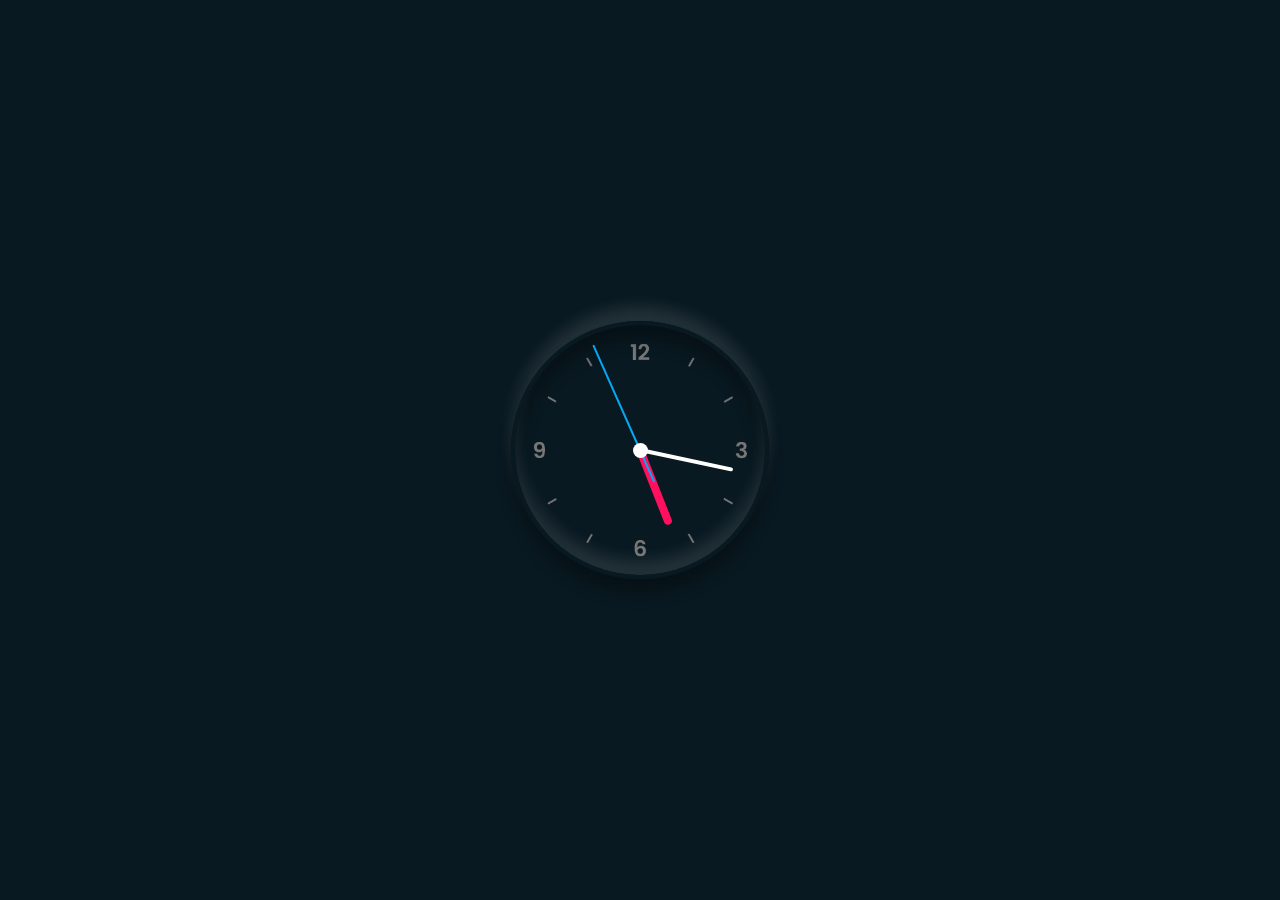
<file: app/src/main/assets/index.html>
<!DOCTYPE html>
<html lang="en">
<head>
    <meta charset="UTF-8">
    <meta http-equiv="X-UA-Compatible" content="IE=edge">
    <meta name="viewport" content="width=device-width, initial-scale=1.0">
    <title>Clock</title>
    <link rel="stylesheet" href="style.css">
</head>
<body>
<div class="clock">
    <div class="hour">
        <div class="hr" id="hr"></div>
    </div>
    <div class="min">
        <div class="mn" id="mn"></div>
    </div>
    <div class="sec">
        <div class="sc" id="sc"></div>
    </div>
</div>

<script>
        const deg = 6
        const hr = document.getElementById('hr')
        const mn = document.getElementById('mn')
        const sc = document.getElementById('sc')

        setInterval(() => {
            let day = new Date()
            let hh = day.getHours() * 30
            let mm = day.getMinutes() * deg
            let ss = day.getSeconds() * deg

            hr.style.transform = `rotateZ(${(hh) + (mm/12)}deg)`
            mn.style.transform = `rotateZ(${mm}deg)`
            sc.style.transform = `rotateZ(${ss}deg)`
        }, 1000);

    </script>
</body>
</html>
</file>
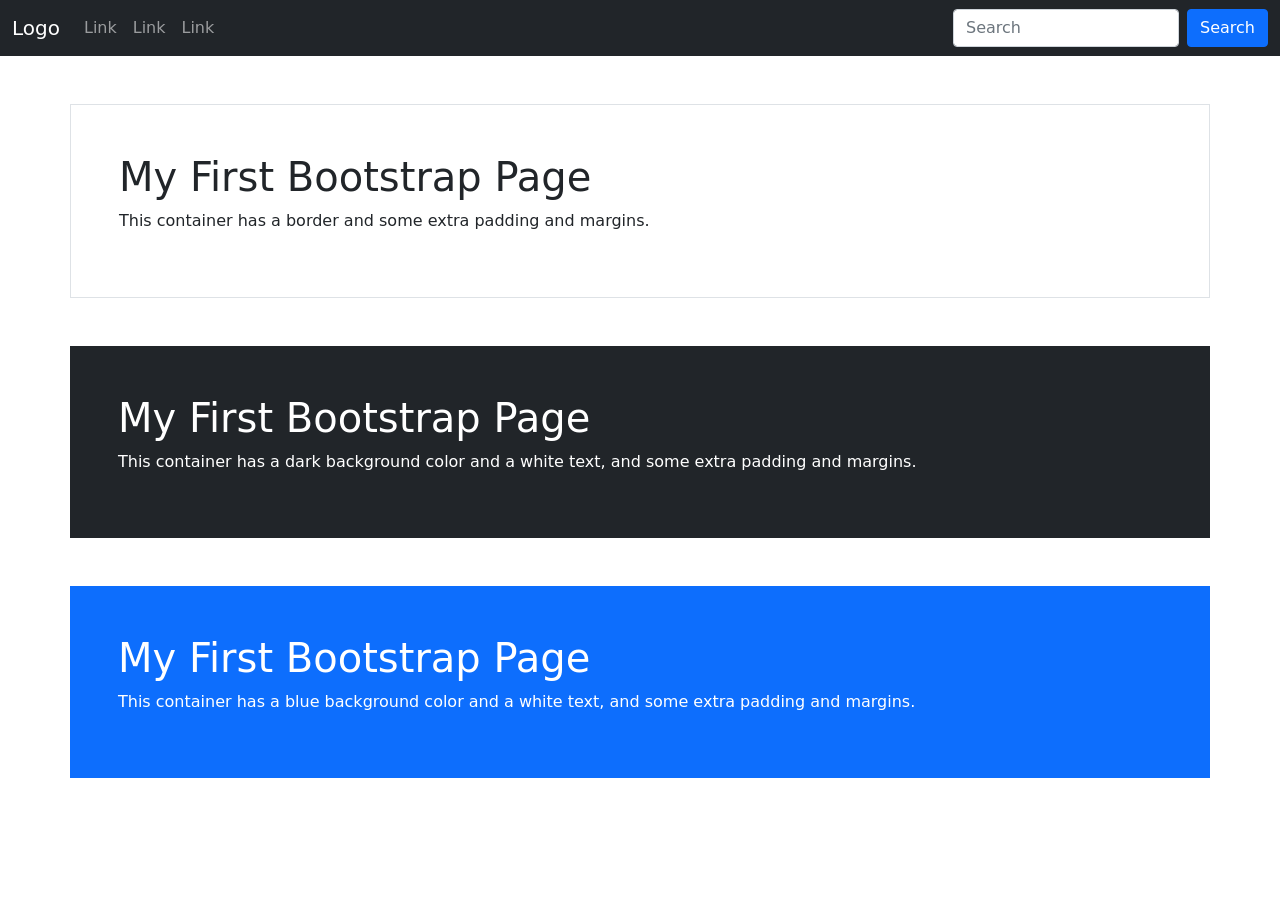
<file: app/src/main/assets/page_1.html>
<!DOCTYPE html>
<html lang="en">
<head>
    <meta charset="UTF-8">
    <meta http-equiv="X-UA-Compatible" content="IE=edge">
    <meta name="viewport" content="width=device-width, initial-scale=1.0">
    <link rel="stylesheet" href="boot/css/bootstrap.min.css">
    <title>My Title</title>
  
</head>
<body>

    <nav class="navbar navbar-expand-sm navbar-dark bg-dark">
        <div class="container-fluid">
          <a class="navbar-brand" href="javascript:void(0)">Logo</a>
          <button class="navbar-toggler" type="button" data-bs-toggle="collapse" data-bs-target="#mynavbar">
            <span class="navbar-toggler-icon"></span>
          </button>
          <div class="collapse navbar-collapse" id="mynavbar">
            <ul class="navbar-nav me-auto">
              <li class="nav-item">
                <a class="nav-link" href="javascript:void(0)">Link</a>
              </li>
              <li class="nav-item">
                <a class="nav-link" href="javascript:void(0)">Link</a>
              </li>
              <li class="nav-item">
                <a class="nav-link" href="javascript:void(0)">Link</a>
              </li>
            </ul>
            <form class="d-flex">
              <input class="form-control me-2" type="text" placeholder="Search">
              <button class="btn btn-primary" type="button">Search</button>
            </form>
          </div>
        </div>
      </nav>
        
<div class="container p-5 my-5 border">
    <h1>My First Bootstrap Page</h1>
    <p>This container has a border and some extra padding and margins.</p>
  </div>
  
  <div class="container p-5 my-5 bg-dark text-white">
    <h1>My First Bootstrap Page</h1>
    <p>This container has a dark background color and a white text, and some extra padding and margins.</p>
  </div>
  
  <div class="container p-5 my-5 bg-primary text-white">
    <h1>My First Bootstrap Page</h1>
    <p>This container has a blue background color and a white text, and some extra padding and margins.</p>
  </div>
   
<script src="jquery-3.6.0.min.js"></script>
<script src="boot/js/bootstrap.min.js"></script>
<script>
    $('p').click();
    $('p').click(function(){
        console.log('you clicked')
        $('p').hide();
    });
    $('h1').click();
    $('h1').click(function(){
        console.log('you clicked')
        $('h1').hide();
    });
</script>
</body>
</html>
</file>
<file: app/src/main/assets/style.css>
*{
    margin: 0;
    padding: 0;
    font-family: sans-serif;
}
body{
    display: flex;
    align-items: center;
    justify-content: center;
    min-height: 100vh;
    background: #091921;
}
.clock{
    position: relative;
    width: 250px;
    height: 250px;
    display: flex;
    align-items: center;
    justify-content: center;
    background: url(./clock.png);
    background-size: cover;
    border: 4px solid #091921;
    border-radius: 50%;
    box-shadow: 0 -15px 15px rgba(255, 255, 255, 0.1)
            ,inset 0 -15px 15px rgba(255, 255, 255, 0.1)
            , 0 15px 15px rgba(0,0,0, 0.3)
            ,inset 0 15px 15px rgba(0,0,0, 0.3);
}
.clock::before{
    content: '';
    position: absolute;
    width: 15px;
    height: 15px;
    background: #fff;
    border-radius: 50%;
    z-index: 100000;
}
.clock .hour,
.clock .min,
.clock .sec{
    position: absolute;
}
.clock .hour, .hr{
    width: 160px;
    height: 160px;
}
.clock .min, .mn{
    width: 190px;
    height: 190px;
}
.clock .sec, .sc{
    width: 230px;
    height: 230px;
}
.hr,.mn,.sc{
    display: flex;
    justify-content: center;
    /* align-items: center; */
    /* position: absolute; */
    border-radius: 50%;
}
.hr::before{
    content: '';
    position: absolute;
    width: 8px;
    height: 80px;
    background: #ff105e;
    z-index: 10;
    border-radius: 6px 6px 0 0;
}
.mn::before{
    content: '';
    position: absolute;
    width: 4px;
    height: 90px;
    background: #fff;
    z-index: 11;
    border-radius: 6px 6px 0 0;
}
.sc::before{
    content: '';
    position: absolute;
    width: 2px;
    height: 150px;
    background: #03a9f4;
    z-index: 12;
    border-radius: 6px 6px 0 0;
}
</file>
